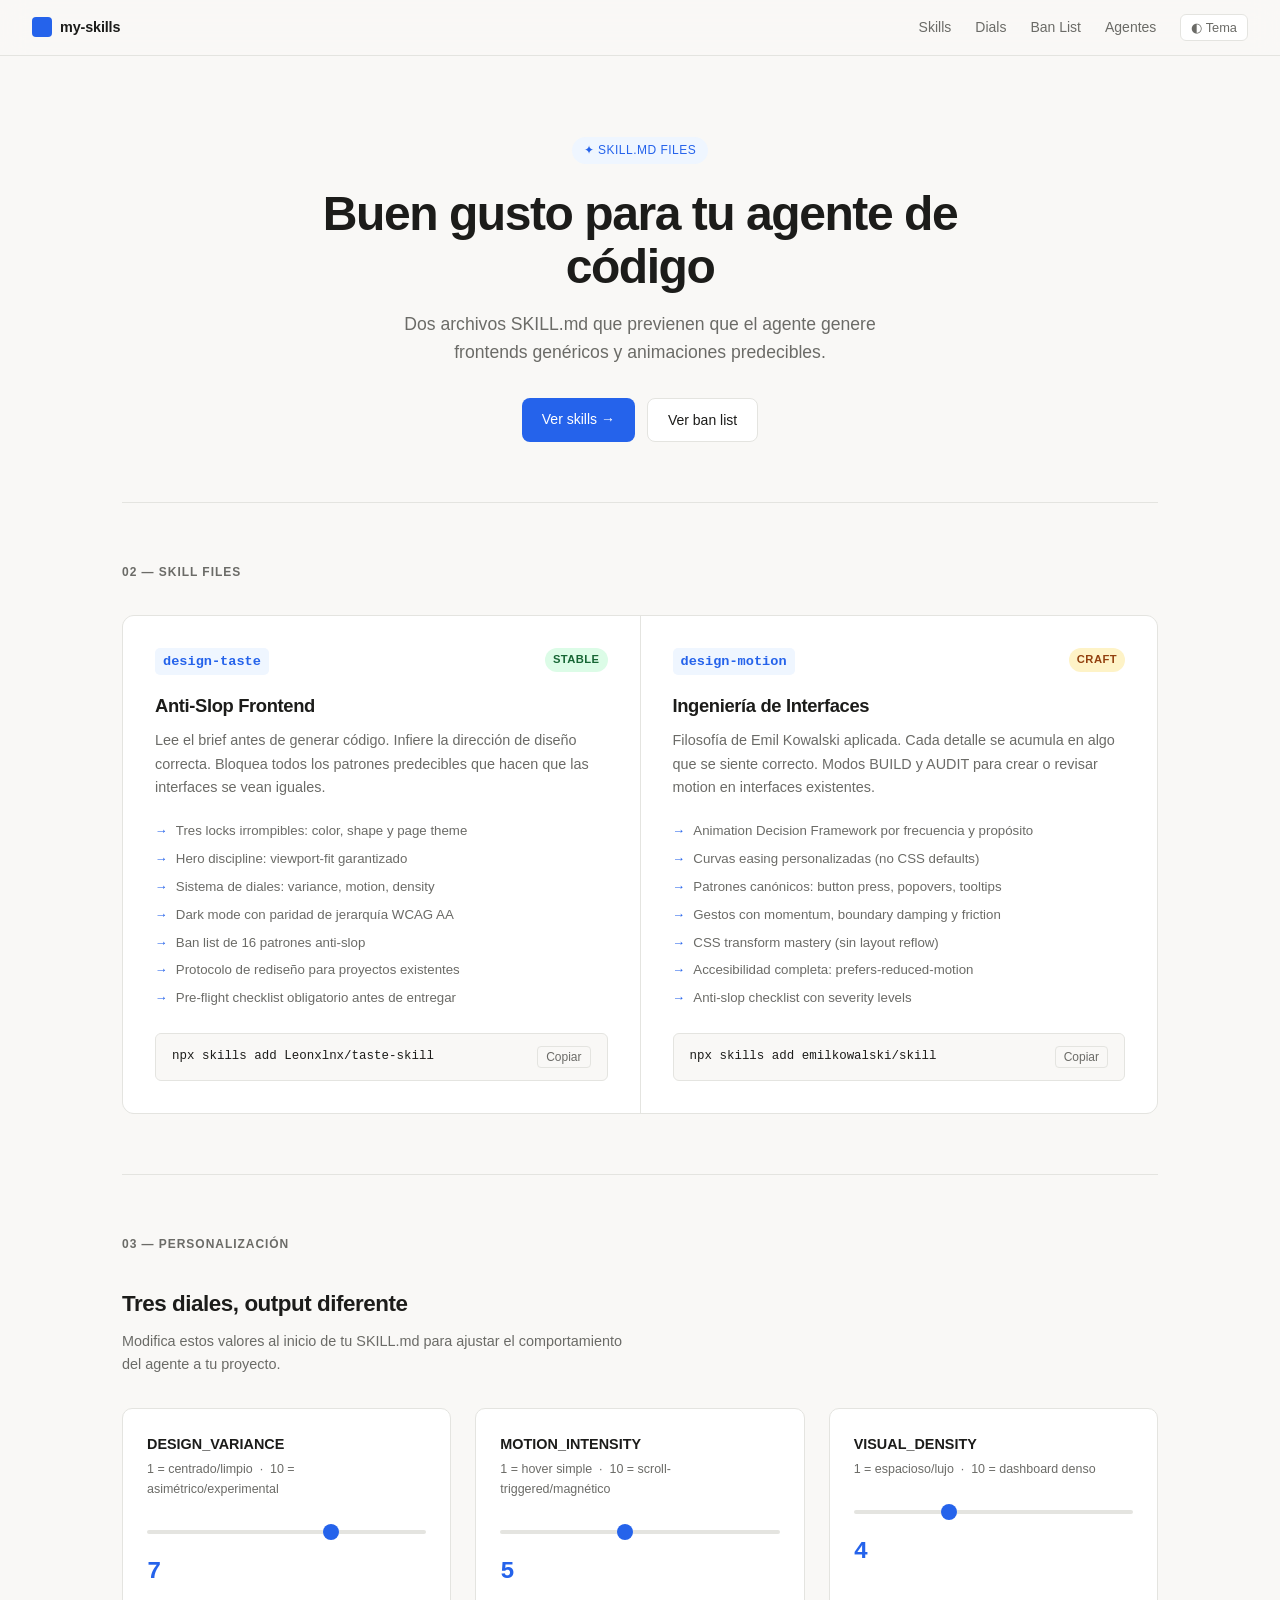
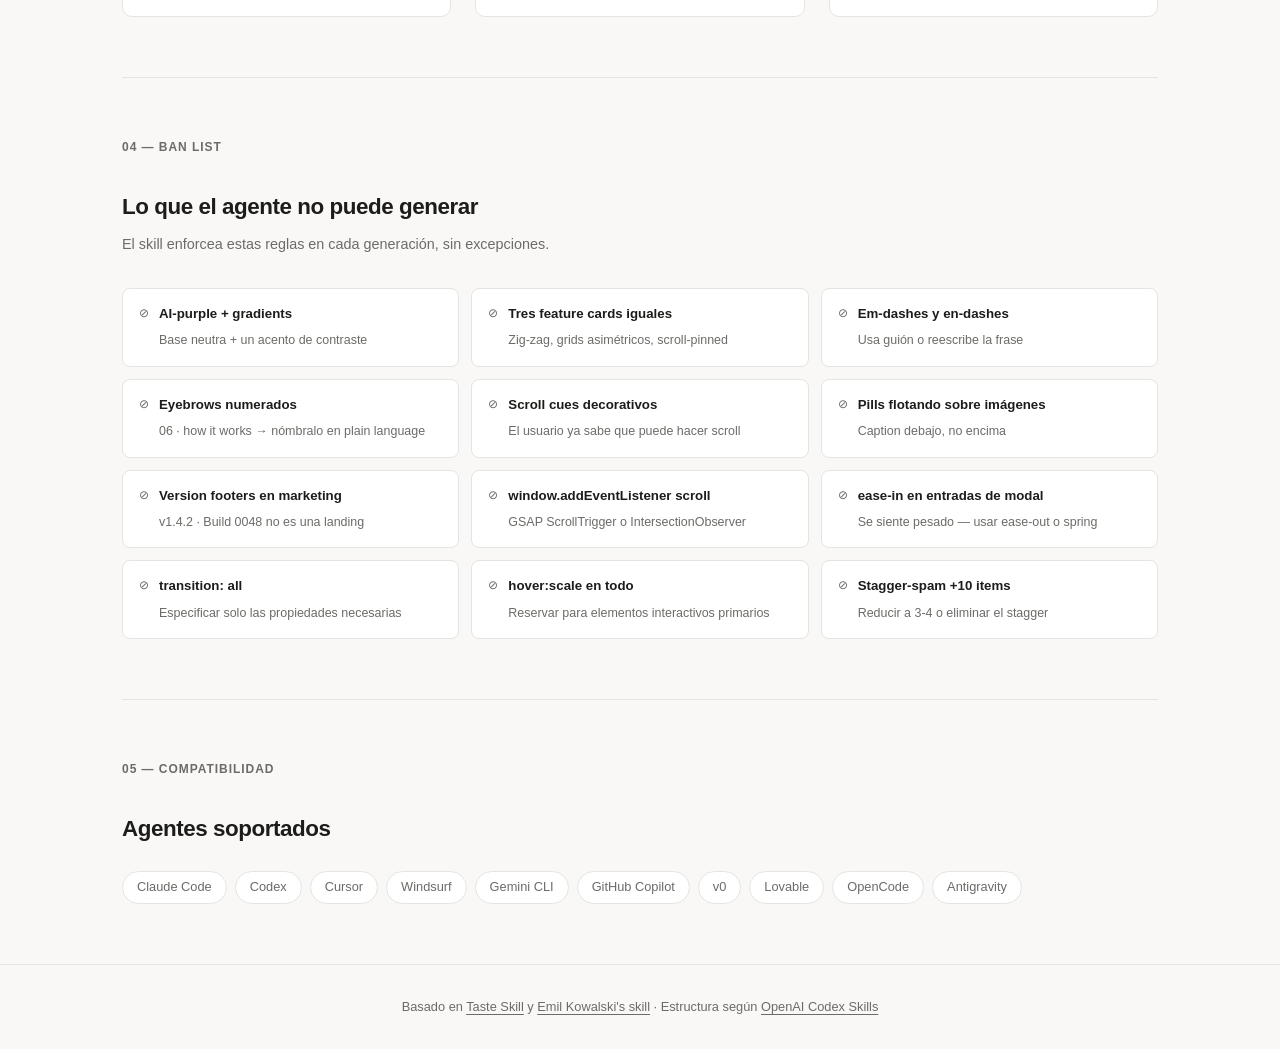
<file: .agents/skills/docs/index.html>
<!DOCTYPE html>
<html lang="es">
<head>
<meta charset="UTF-8">
<meta name="viewport" content="width=device-width, initial-scale=1.0">
<title>My Skills — Documentación</title>
<style>
  :root {
    --bg: #f9f8f6;
    --surface: #ffffff;
    --border: #e4e4e0;
    --fg: #1c1c1a;
    --muted: #6b6b67;
    --accent: #2563eb;
    --accent-soft: #eff6ff;
    --tag-green: #dcfce7;
    --tag-green-fg: #166534;
    --tag-amber: #fef3c7;
    --tag-amber-fg: #92400e;
    --radius: 8px;
    --font: -apple-system, BlinkMacSystemFont, "Inter", sans-serif;
    --mono: "JetBrains Mono", "Fira Code", monospace;
  }
  [data-theme="dark"] {
    --bg: #111110;
    --surface: #1c1c1a;
    --border: #2e2e2b;
    --fg: #e8e8e4;
    --muted: #8c8c87;
    --accent: #3b82f6;
    --accent-soft: #1e2a40;
    --tag-green: #14532d;
    --tag-green-fg: #86efac;
    --tag-amber: #451a03;
    --tag-amber-fg: #fcd34d;
  }
  *, *::before, *::after { box-sizing: border-box; margin: 0; padding: 0; }
  body {
    font-family: var(--font);
    background: var(--bg);
    color: var(--fg);
    line-height: 1.6;
    min-height: 100vh;
    transition: background 200ms, color 200ms;
  }

  /* NAV */
  nav {
    position: sticky; top: 0; z-index: 50;
    display: flex; align-items: center; justify-content: space-between;
    padding: 0 2rem; height: 56px;
    background: color-mix(in srgb, var(--bg) 85%, transparent);
    backdrop-filter: blur(12px);
    border-bottom: 1px solid var(--border);
  }
  .nav-logo {
    font-size: 0.9rem; font-weight: 600; letter-spacing: -0.01em;
    text-decoration: none; color: var(--fg);
    display: flex; align-items: center; gap: 8px;
  }
  .nav-logo span {
    display: inline-block; width: 20px; height: 20px;
    background: var(--accent); border-radius: 4px;
  }
  .nav-links { display: flex; align-items: center; gap: 1.5rem; }
  .nav-links a { font-size: 0.875rem; color: var(--muted); text-decoration: none; transition: color 150ms; }
  .nav-links a:hover { color: var(--fg); }
  .theme-btn {
    background: var(--surface); border: 1px solid var(--border);
    border-radius: 6px; padding: 5px 10px;
    font-size: 0.8rem; color: var(--muted);
    cursor: pointer; transition: all 150ms;
  }
  .theme-btn:hover { color: var(--fg); border-color: var(--muted); }

  /* HERO */
  .hero {
    max-width: 760px; margin: 0 auto;
    padding: 80px 2rem 60px;
    text-align: center;
  }
  .hero-badge {
    display: inline-flex; align-items: center; gap: 6px;
    font-size: 0.75rem; font-weight: 500; letter-spacing: 0.04em;
    text-transform: uppercase;
    background: var(--accent-soft); color: var(--accent);
    border-radius: 100px; padding: 4px 12px;
    margin-bottom: 1.5rem;
  }
  .hero h1 {
    font-size: clamp(2rem, 5vw, 3rem);
    font-weight: 700; letter-spacing: -0.03em;
    line-height: 1.1; margin-bottom: 1rem;
  }
  .hero p {
    font-size: 1.1rem; color: var(--muted);
    max-width: 520px; margin: 0 auto 2rem;
  }
  .hero-actions { display: flex; gap: 0.75rem; justify-content: center; flex-wrap: wrap; }
  .btn-primary {
    background: var(--accent); color: white;
    border: none; border-radius: var(--radius);
    padding: 10px 20px; font-size: 0.875rem; font-weight: 500;
    cursor: pointer; text-decoration: none;
    transition: opacity 150ms, transform 100ms;
  }
  .btn-primary:active { transform: scale(0.97); }
  .btn-primary:hover { opacity: 0.9; }
  .btn-ghost {
    background: var(--surface); color: var(--fg);
    border: 1px solid var(--border); border-radius: var(--radius);
    padding: 10px 20px; font-size: 0.875rem; font-weight: 500;
    cursor: pointer; text-decoration: none;
    transition: border-color 150ms, transform 100ms;
  }
  .btn-ghost:hover { border-color: var(--muted); }
  .btn-ghost:active { transform: scale(0.97); }

  /* LAYOUT */
  .container { max-width: 1100px; margin: 0 auto; padding: 0 2rem; }
  .section { padding: 60px 0; border-top: 1px solid var(--border); }
  .section-label {
    font-size: 0.75rem; font-weight: 600; letter-spacing: 0.08em;
    text-transform: uppercase; color: var(--muted); margin-bottom: 2rem;
  }

  /* SKILL CARDS */
  .skills-grid {
    display: grid; grid-template-columns: repeat(auto-fit, minmax(480px, 1fr));
    gap: 1px; background: var(--border);
    border: 1px solid var(--border); border-radius: 12px; overflow: hidden;
  }
  .skill-card {
    background: var(--surface); padding: 2rem;
    transition: background 150ms;
  }
  .skill-card:hover { background: color-mix(in srgb, var(--surface) 80%, var(--bg)); }
  .skill-header { display: flex; align-items: flex-start; justify-content: space-between; margin-bottom: 1rem; }
  .skill-name {
    font-family: var(--mono); font-size: 0.85rem; font-weight: 600;
    color: var(--accent); background: var(--accent-soft);
    border-radius: 5px; padding: 3px 8px;
  }
  .skill-badge {
    font-size: 0.7rem; font-weight: 600; padding: 3px 8px;
    border-radius: 100px; letter-spacing: 0.04em; text-transform: uppercase;
  }
  .badge-stable { background: var(--tag-green); color: var(--tag-green-fg); }
  .badge-experimental { background: var(--tag-amber); color: var(--tag-amber-fg); }
  .skill-card h3 { font-size: 1.15rem; font-weight: 600; letter-spacing: -0.02em; margin-bottom: 0.5rem; }
  .skill-card p { font-size: 0.9rem; color: var(--muted); line-height: 1.65; margin-bottom: 1.25rem; }
  .skill-features { list-style: none; display: flex; flex-direction: column; gap: 0.4rem; margin-bottom: 1.5rem; }
  .skill-features li {
    font-size: 0.83rem; color: var(--muted);
    display: flex; align-items: flex-start; gap: 8px;
  }
  .skill-features li::before {
    content: "→"; color: var(--accent); font-size: 0.8rem;
    flex-shrink: 0; margin-top: 1px;
  }
  .install-block {
    background: var(--bg); border: 1px solid var(--border);
    border-radius: 6px; padding: 0.75rem 1rem;
    display: flex; align-items: center; justify-content: space-between; gap: 1rem;
  }
  .install-block code { font-family: var(--mono); font-size: 0.78rem; color: var(--fg); }
  .copy-btn {
    background: none; border: 1px solid var(--border); border-radius: 4px;
    padding: 3px 8px; font-size: 0.75rem; color: var(--muted);
    cursor: pointer; flex-shrink: 0; transition: all 120ms;
  }
  .copy-btn:hover { border-color: var(--accent); color: var(--accent); }

  /* DIALS */
  .dials-section { padding: 60px 0; border-top: 1px solid var(--border); }
  .dials-grid { display: grid; grid-template-columns: repeat(3, 1fr); gap: 1.5rem; }
  .dial-card { background: var(--surface); border: 1px solid var(--border); border-radius: 10px; padding: 1.5rem; }
  .dial-card h4 { font-size: 0.9rem; font-weight: 600; margin-bottom: 0.25rem; }
  .dial-card .dial-range { font-size: 0.78rem; color: var(--muted); margin-bottom: 1rem; }
  .dial-slider { width: 100%; appearance: none; height: 4px; border-radius: 2px; background: var(--border); outline: none; }
  .dial-slider::-webkit-slider-thumb {
    appearance: none; width: 16px; height: 16px;
    background: var(--accent); border-radius: 50%; cursor: pointer;
    transition: transform 100ms;
  }
  .dial-slider::-webkit-slider-thumb:active { transform: scale(1.2); }
  .dial-value { font-family: var(--mono); font-size: 1.5rem; font-weight: 700; color: var(--accent); margin-top: 0.75rem; }

  /* BANS TABLE */
  .bans-grid { display: grid; grid-template-columns: repeat(auto-fill, minmax(260px, 1fr)); gap: 0.75rem; }
  .ban-item {
    background: var(--surface); border: 1px solid var(--border);
    border-radius: 8px; padding: 0.875rem 1rem;
    display: flex; align-items: flex-start; gap: 10px;
  }
  .ban-icon { font-size: 1rem; flex-shrink: 0; margin-top: 1px; }
  .ban-item strong { font-size: 0.83rem; font-weight: 600; display: block; margin-bottom: 2px; }
  .ban-item span { font-size: 0.78rem; color: var(--muted); }

  /* COMPAT */
  .compat-row { display: flex; flex-wrap: wrap; gap: 0.5rem; }
  .agent-pill {
    font-size: 0.8rem; font-weight: 500;
    background: var(--surface); border: 1px solid var(--border);
    border-radius: 100px; padding: 5px 14px; color: var(--muted);
  }

  /* FOOTER */
  footer {
    border-top: 1px solid var(--border);
    padding: 2rem;
    text-align: center;
    font-size: 0.8rem; color: var(--muted);
  }
  footer a { color: var(--muted); text-decoration: underline; text-underline-offset: 3px; }

  @media (max-width: 640px) {
    .skills-grid { grid-template-columns: 1fr; }
    .dials-grid { grid-template-columns: 1fr; }
    .hero { padding: 60px 1.25rem 40px; }
    .container { padding: 0 1.25rem; }
  }
</style>
</head>
<body>

<nav>
  <a class="nav-logo" href="#"><span></span> my-skills</a>
  <div class="nav-links">
    <a href="#skills">Skills</a>
    <a href="#dials">Dials</a>
    <a href="#bans">Ban List</a>
    <a href="#compat">Agentes</a>
    <button class="theme-btn" onclick="toggleTheme()">◐ Tema</button>
  </div>
</nav>

<main>
  <div class="hero">
    <div class="hero-badge">✦ SKILL.md files</div>
    <h1>Buen gusto para tu agente de código</h1>
    <p>Dos archivos SKILL.md que previenen que el agente genere frontends genéricos y animaciones predecibles.</p>
    <div class="hero-actions">
      <a href="#skills" class="btn-primary">Ver skills →</a>
      <a href="#bans" class="btn-ghost">Ver ban list</a>
    </div>
  </div>

  <!-- SKILLS -->
  <div class="container">
    <section class="section" id="skills">
      <p class="section-label">02 — Skill files</p>
      <div class="skills-grid">

        <!-- TASTE -->
        <div class="skill-card">
          <div class="skill-header">
            <code class="skill-name">design-taste</code>
            <span class="skill-badge badge-stable">Stable</span>
          </div>
          <h3>Anti-Slop Frontend</h3>
          <p>Lee el brief antes de generar código. Infiere la dirección de diseño correcta. Bloquea todos los patrones predecibles que hacen que las interfaces se vean iguales.</p>
          <ul class="skill-features">
            <li>Tres locks irrompibles: color, shape y page theme</li>
            <li>Hero discipline: viewport-fit garantizado</li>
            <li>Sistema de diales: variance, motion, density</li>
            <li>Dark mode con paridad de jerarquía WCAG AA</li>
            <li>Ban list de 16 patrones anti-slop</li>
            <li>Protocolo de rediseño para proyectos existentes</li>
            <li>Pre-flight checklist obligatorio antes de entregar</li>
          </ul>
          <div class="install-block">
            <code id="cmd1">npx skills add Leonxlnx/taste-skill</code>
            <button class="copy-btn" onclick="copyCmd('cmd1', this)">Copiar</button>
          </div>
        </div>

        <!-- MOTION -->
        <div class="skill-card">
          <div class="skill-header">
            <code class="skill-name">design-motion</code>
            <span class="skill-badge badge-experimental">Craft</span>
          </div>
          <h3>Ingeniería de Interfaces</h3>
          <p>Filosofía de Emil Kowalski aplicada. Cada detalle se acumula en algo que se siente correcto. Modos BUILD y AUDIT para crear o revisar motion en interfaces existentes.</p>
          <ul class="skill-features">
            <li>Animation Decision Framework por frecuencia y propósito</li>
            <li>Curvas easing personalizadas (no CSS defaults)</li>
            <li>Patrones canónicos: button press, popovers, tooltips</li>
            <li>Gestos con momentum, boundary damping y friction</li>
            <li>CSS transform mastery (sin layout reflow)</li>
            <li>Accesibilidad completa: prefers-reduced-motion</li>
            <li>Anti-slop checklist con severity levels</li>
          </ul>
          <div class="install-block">
            <code id="cmd2">npx skills add emilkowalski/skill</code>
            <button class="copy-btn" onclick="copyCmd('cmd2', this)">Copiar</button>
          </div>
        </div>

      </div>
    </section>

    <!-- DIALS -->
    <section class="dials-section" id="dials">
      <p class="section-label">03 — Personalización</p>
      <h2 style="font-size:1.4rem;font-weight:700;letter-spacing:-0.02em;margin-bottom:0.5rem;">Tres diales, output diferente</h2>
      <p style="color:var(--muted);font-size:0.9rem;margin-bottom:2rem;max-width:500px;">
        Modifica estos valores al inicio de tu SKILL.md para ajustar el comportamiento del agente a tu proyecto.
      </p>
      <div class="dials-grid">
        <div class="dial-card">
          <h4>DESIGN_VARIANCE</h4>
          <p class="dial-range">1 = centrado/limpio &nbsp;·&nbsp; 10 = asimétrico/experimental</p>
          <input type="range" class="dial-slider" min="1" max="10" value="7" oninput="updateDial(this, 'v1')">
          <div class="dial-value" id="v1">7</div>
        </div>
        <div class="dial-card">
          <h4>MOTION_INTENSITY</h4>
          <p class="dial-range">1 = hover simple &nbsp;·&nbsp; 10 = scroll-triggered/magnético</p>
          <input type="range" class="dial-slider" min="1" max="10" value="5" oninput="updateDial(this, 'v2')">
          <div class="dial-value" id="v2">5</div>
        </div>
        <div class="dial-card">
          <h4>VISUAL_DENSITY</h4>
          <p class="dial-range">1 = espacioso/lujo &nbsp;·&nbsp; 10 = dashboard denso</p>
          <input type="range" class="dial-slider" min="1" max="10" value="4" oninput="updateDial(this, 'v3')">
          <div class="dial-value" id="v3">4</div>
        </div>
      </div>
    </section>

    <!-- BAN LIST -->
    <section class="section" id="bans">
      <p class="section-label">04 — Ban list</p>
      <h2 style="font-size:1.4rem;font-weight:700;letter-spacing:-0.02em;margin-bottom:0.5rem;">Lo que el agente no puede generar</h2>
      <p style="color:var(--muted);font-size:0.9rem;margin-bottom:2rem;max-width:500px;">
        El skill enforcea estas reglas en cada generación, sin excepciones.
      </p>
      <div class="bans-grid">
        <div class="ban-item"><span class="ban-icon">⊘</span><div><strong>AI-purple + gradients</strong><span>Base neutra + un acento de contraste</span></div></div>
        <div class="ban-item"><span class="ban-icon">⊘</span><div><strong>Tres feature cards iguales</strong><span>Zig-zag, grids asimétricos, scroll-pinned</span></div></div>
        <div class="ban-item"><span class="ban-icon">⊘</span><div><strong>Em-dashes y en-dashes</strong><span>Usa guión o reescribe la frase</span></div></div>
        <div class="ban-item"><span class="ban-icon">⊘</span><div><strong>Eyebrows numerados</strong><span>06 · how it works → nómbralo en plain language</span></div></div>
        <div class="ban-item"><span class="ban-icon">⊘</span><div><strong>Scroll cues decorativos</strong><span>El usuario ya sabe que puede hacer scroll</span></div></div>
        <div class="ban-item"><span class="ban-icon">⊘</span><div><strong>Pills flotando sobre imágenes</strong><span>Caption debajo, no encima</span></div></div>
        <div class="ban-item"><span class="ban-icon">⊘</span><div><strong>Version footers en marketing</strong><span>v1.4.2 · Build 0048 no es una landing</span></div></div>
        <div class="ban-item"><span class="ban-icon">⊘</span><div><strong>window.addEventListener scroll</strong><span>GSAP ScrollTrigger o IntersectionObserver</span></div></div>
        <div class="ban-item"><span class="ban-icon">⊘</span><div><strong>ease-in en entradas de modal</strong><span>Se siente pesado — usar ease-out o spring</span></div></div>
        <div class="ban-item"><span class="ban-icon">⊘</span><div><strong>transition: all</strong><span>Especificar solo las propiedades necesarias</span></div></div>
        <div class="ban-item"><span class="ban-icon">⊘</span><div><strong>hover:scale en todo</strong><span>Reservar para elementos interactivos primarios</span></div></div>
        <div class="ban-item"><span class="ban-icon">⊘</span><div><strong>Stagger-spam +10 items</strong><span>Reducir a 3-4 o eliminar el stagger</span></div></div>
      </div>
    </section>

    <!-- COMPAT -->
    <section class="section" id="compat">
      <p class="section-label">05 — Compatibilidad</p>
      <h2 style="font-size:1.4rem;font-weight:700;letter-spacing:-0.02em;margin-bottom:1.5rem;">Agentes soportados</h2>
      <div class="compat-row">
        <span class="agent-pill">Claude Code</span>
        <span class="agent-pill">Codex</span>
        <span class="agent-pill">Cursor</span>
        <span class="agent-pill">Windsurf</span>
        <span class="agent-pill">Gemini CLI</span>
        <span class="agent-pill">GitHub Copilot</span>
        <span class="agent-pill">v0</span>
        <span class="agent-pill">Lovable</span>
        <span class="agent-pill">OpenCode</span>
        <span class="agent-pill">Antigravity</span>
      </div>
    </section>
  </div>
</main>

<footer>
  <p>Basado en <a href="https://www.tasteskill.dev/docs" target="_blank">Taste Skill</a> y <a href="https://emilkowal.ski/skill" target="_blank">Emil Kowalski's skill</a> · Estructura según <a href="https://developers.openai.com/codex/skills" target="_blank">OpenAI Codex Skills</a></p>
</footer>

<script>
  function toggleTheme() {
    const root = document.documentElement;
    root.dataset.theme = root.dataset.theme === 'dark' ? '' : 'dark';
  }
  function updateDial(el, id) {
    document.getElementById(id).textContent = el.value;
  }
  function copyCmd(id, btn) {
    const text = document.getElementById(id).textContent;
    navigator.clipboard.writeText(text).then(() => {
      const original = btn.textContent;
      btn.textContent = '✓ Copiado';
      setTimeout(() => btn.textContent = original, 1500);
    });
  }
</script>
</body>
</html>
</file>
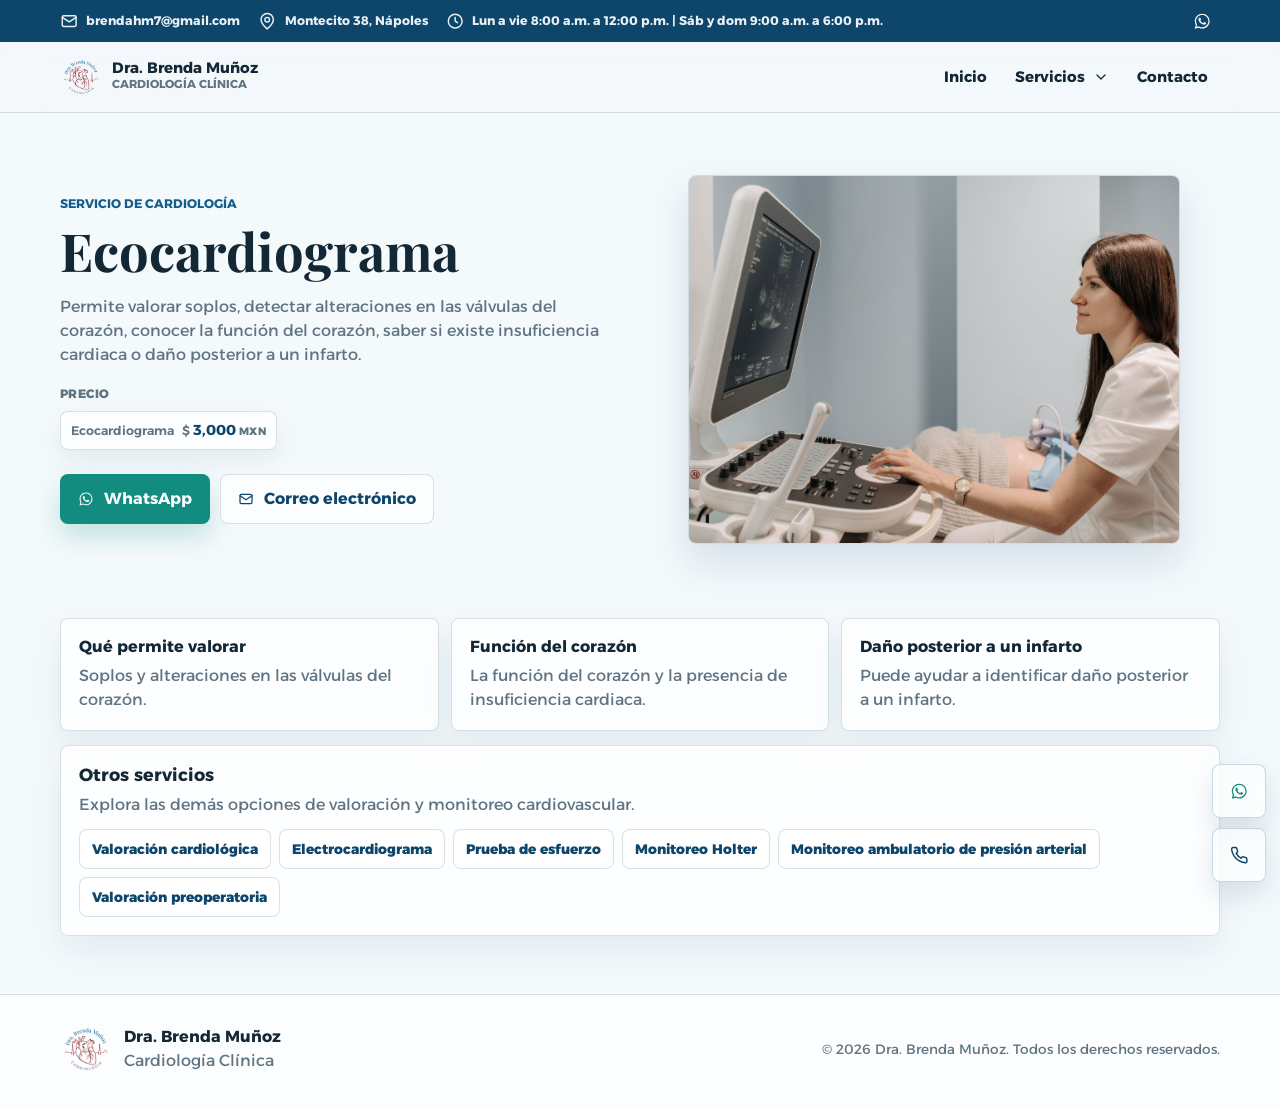
<file: servicios/ecocardiograma.html>
<!doctype html>
<html lang="es-MX">
  <head>
    <meta charset="utf-8">
    <meta name="viewport" content="width=device-width, initial-scale=1">
    <title>Ecocardiograma | Dra. Brenda Muñoz</title>
    <meta name="description" content="Información sobre ecocardiograma con la Dra. Brenda Muñoz en Nápoles, Ciudad de México.">
    <meta name="theme-color" content="#f4f9fc">
    <link rel="icon" type="image/svg+xml" href="../Assets/favicon.svg">
    <link rel="icon" type="image/png" sizes="32x32" href="../Assets/favicon-32.png">
    <link rel="apple-touch-icon" sizes="180x180" href="../Assets/apple-touch-icon.png">
    <link rel="preconnect" href="https://fonts.googleapis.com">
    <link rel="preconnect" href="https://fonts.gstatic.com" crossorigin>
    <link href="https://fonts.googleapis.com/css2?family=Alexandria:wght@300;400;500;600;700&family=Playfair+Display:wght@600;700&display=swap" rel="stylesheet">
    <link rel="stylesheet" href="../styles.css">
  </head>
  <body data-page="service" data-service-id="ecocardiograma" data-base-path="..">
    <div id="app"></div>
    <script src="../src/data/site-data.js"></script>
    <script src="../src/utils/links.js"></script>
    <script src="../src/components/icon-sprite.js"></script>
    <script src="../src/components/topbar.js"></script>
    <script src="../src/components/header.js"></script>
    <script src="../src/components/hero.js"></script>
    <script src="../src/components/cardiology-intro.js"></script>
    <script src="../src/components/trust-section.js"></script>
    <script src="../src/components/services-section.js"></script>
    <script src="../src/components/contact-panel.js"></script>
    <script src="../src/components/email-popover.js"></script>
    <script src="../src/components/floating-actions.js"></script>
    <script src="../src/components/footer.js"></script>
    <script src="../src/components/service-page.js"></script>
    <script src="../src/interactions.js"></script>
    <script src="../src/main.js"></script>
  </body>
</html>
</file>
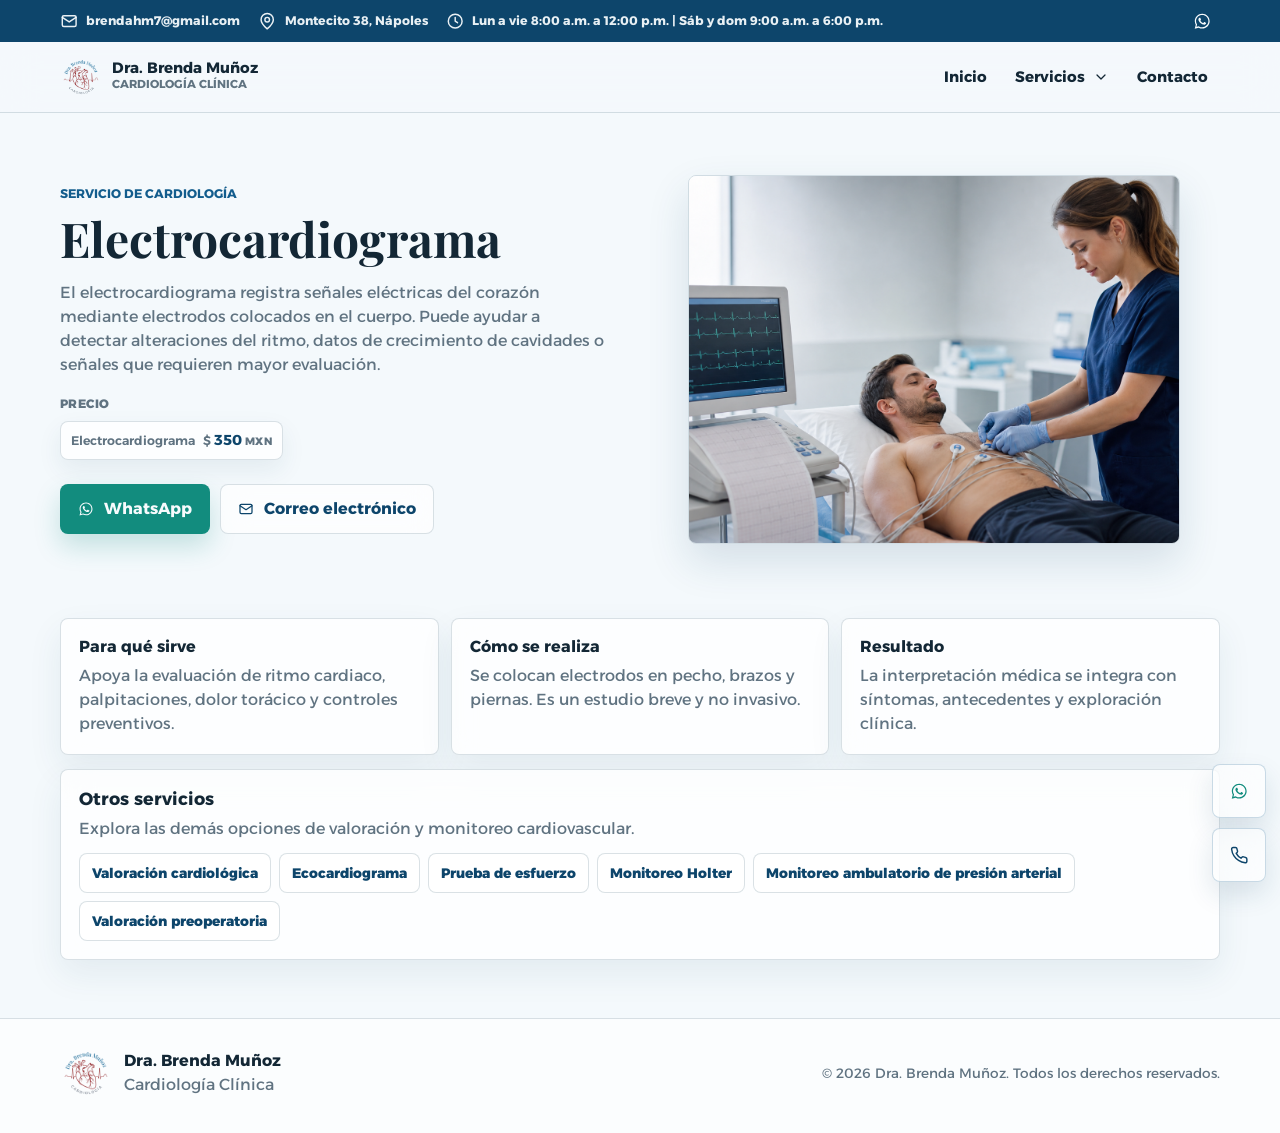
<file: servicios/electrocardiograma.html>
<!doctype html>
<html lang="es-MX">
  <head>
    <meta charset="utf-8">
    <meta name="viewport" content="width=device-width, initial-scale=1">
    <title>Electrocardiograma | Dra. Brenda Muñoz</title>
    <meta name="description" content="Información sobre electrocardiograma con la Dra. Brenda Muñoz en Nápoles, Ciudad de México.">
    <meta name="theme-color" content="#f4f9fc">
    <link rel="icon" type="image/svg+xml" href="../Assets/favicon.svg">
    <link rel="icon" type="image/png" sizes="32x32" href="../Assets/favicon-32.png">
    <link rel="apple-touch-icon" sizes="180x180" href="../Assets/apple-touch-icon.png">
    <link rel="preconnect" href="https://fonts.googleapis.com">
    <link rel="preconnect" href="https://fonts.gstatic.com" crossorigin>
    <link href="https://fonts.googleapis.com/css2?family=Alexandria:wght@300;400;500;600;700&family=Playfair+Display:wght@600;700&display=swap" rel="stylesheet">
    <link rel="stylesheet" href="../styles.css">
  </head>
  <body data-page="service" data-service-id="electrocardiograma" data-base-path="..">
    <div id="app"></div>
    <script src="../src/data/site-data.js"></script>
    <script src="../src/utils/links.js"></script>
    <script src="../src/components/icon-sprite.js"></script>
    <script src="../src/components/topbar.js"></script>
    <script src="../src/components/header.js"></script>
    <script src="../src/components/hero.js"></script>
    <script src="../src/components/cardiology-intro.js"></script>
    <script src="../src/components/trust-section.js"></script>
    <script src="../src/components/services-section.js"></script>
    <script src="../src/components/contact-panel.js"></script>
    <script src="../src/components/email-popover.js"></script>
    <script src="../src/components/floating-actions.js"></script>
    <script src="../src/components/footer.js"></script>
    <script src="../src/components/service-page.js"></script>
    <script src="../src/interactions.js"></script>
    <script src="../src/main.js"></script>
  </body>
</html>
</file>
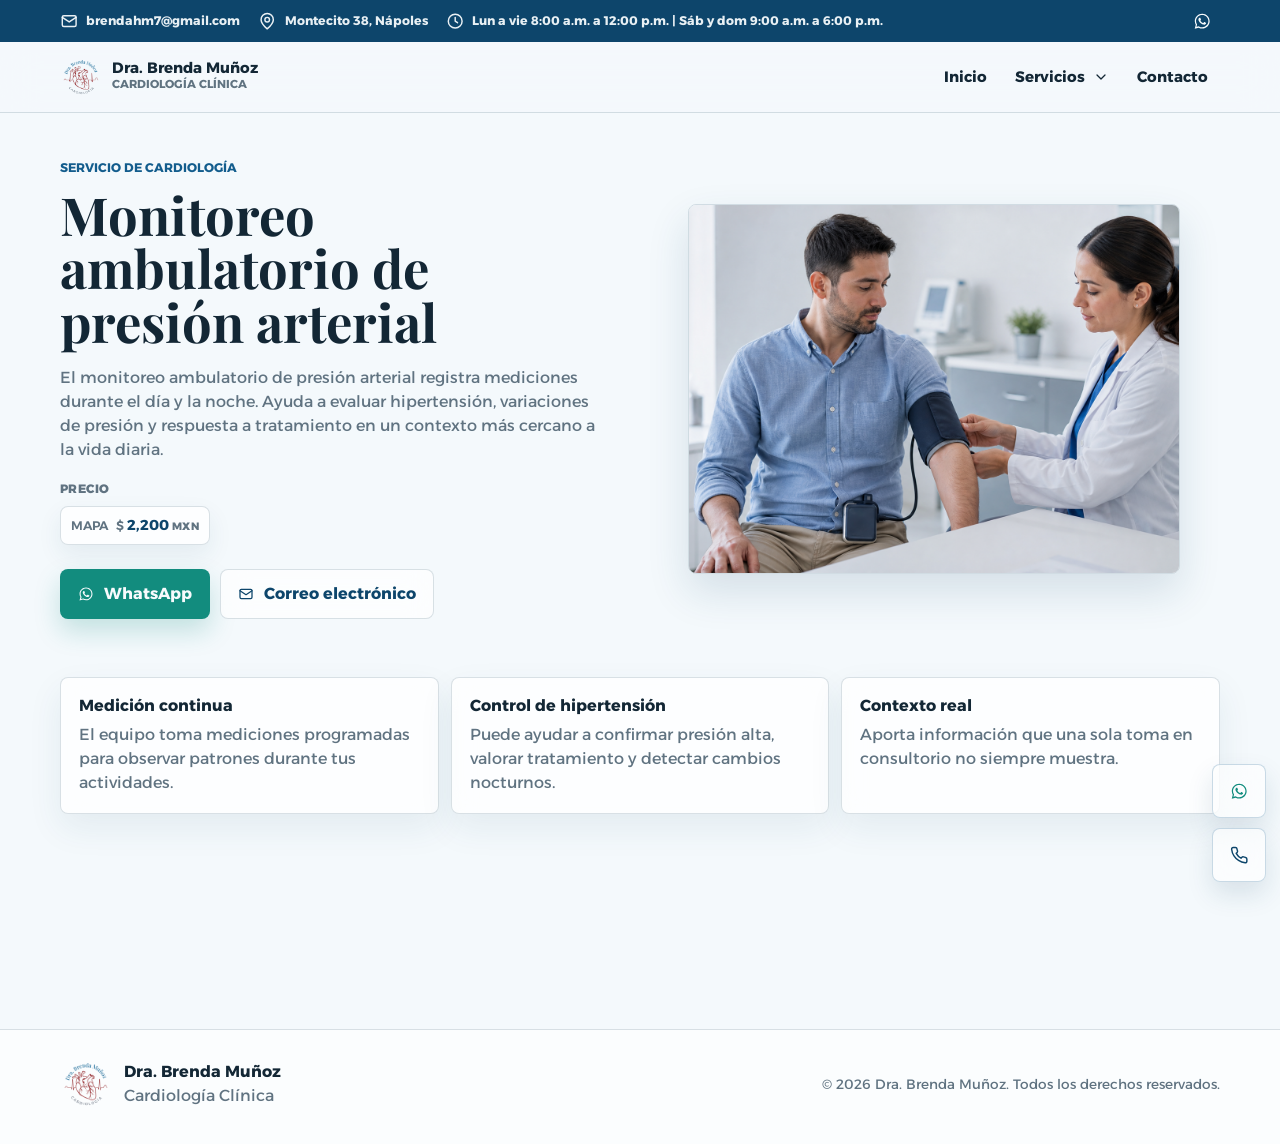
<file: servicios/monitoreo-ambulatorio-presion-arterial.html>
<!doctype html>
<html lang="es-MX">
  <head>
    <meta charset="utf-8">
    <meta name="viewport" content="width=device-width, initial-scale=1">
    <title>Monitoreo ambulatorio de presión arterial | Dra. Brenda Muñoz</title>
    <meta name="description" content="Información sobre monitoreo ambulatorio de presión arterial con la Dra. Brenda Muñoz en Nápoles, Ciudad de México.">
    <meta name="theme-color" content="#f4f9fc">
    <link rel="icon" type="image/svg+xml" href="../Assets/favicon.svg">
    <link rel="icon" type="image/png" sizes="32x32" href="../Assets/favicon-32.png">
    <link rel="apple-touch-icon" sizes="180x180" href="../Assets/apple-touch-icon.png">
    <link rel="preconnect" href="https://fonts.googleapis.com">
    <link rel="preconnect" href="https://fonts.gstatic.com" crossorigin>
    <link href="https://fonts.googleapis.com/css2?family=Alexandria:wght@300;400;500;600;700&family=Playfair+Display:wght@600;700&display=swap" rel="stylesheet">
    <link rel="stylesheet" href="../styles.css">
  </head>
  <body data-page="service" data-service-id="monitoreo-ambulatorio-presion-arterial" data-base-path="..">
    <div id="app"></div>
    <script src="../src/data/site-data.js"></script>
    <script src="../src/utils/links.js"></script>
    <script src="../src/components/icon-sprite.js"></script>
    <script src="../src/components/topbar.js"></script>
    <script src="../src/components/header.js"></script>
    <script src="../src/components/hero.js"></script>
    <script src="../src/components/cardiology-intro.js"></script>
    <script src="../src/components/trust-section.js"></script>
    <script src="../src/components/services-section.js"></script>
    <script src="../src/components/contact-panel.js"></script>
    <script src="../src/components/email-popover.js"></script>
    <script src="../src/components/floating-actions.js"></script>
    <script src="../src/components/footer.js"></script>
    <script src="../src/components/service-page.js"></script>
    <script src="../src/interactions.js"></script>
    <script src="../src/main.js"></script>
  </body>
</html>
</file>
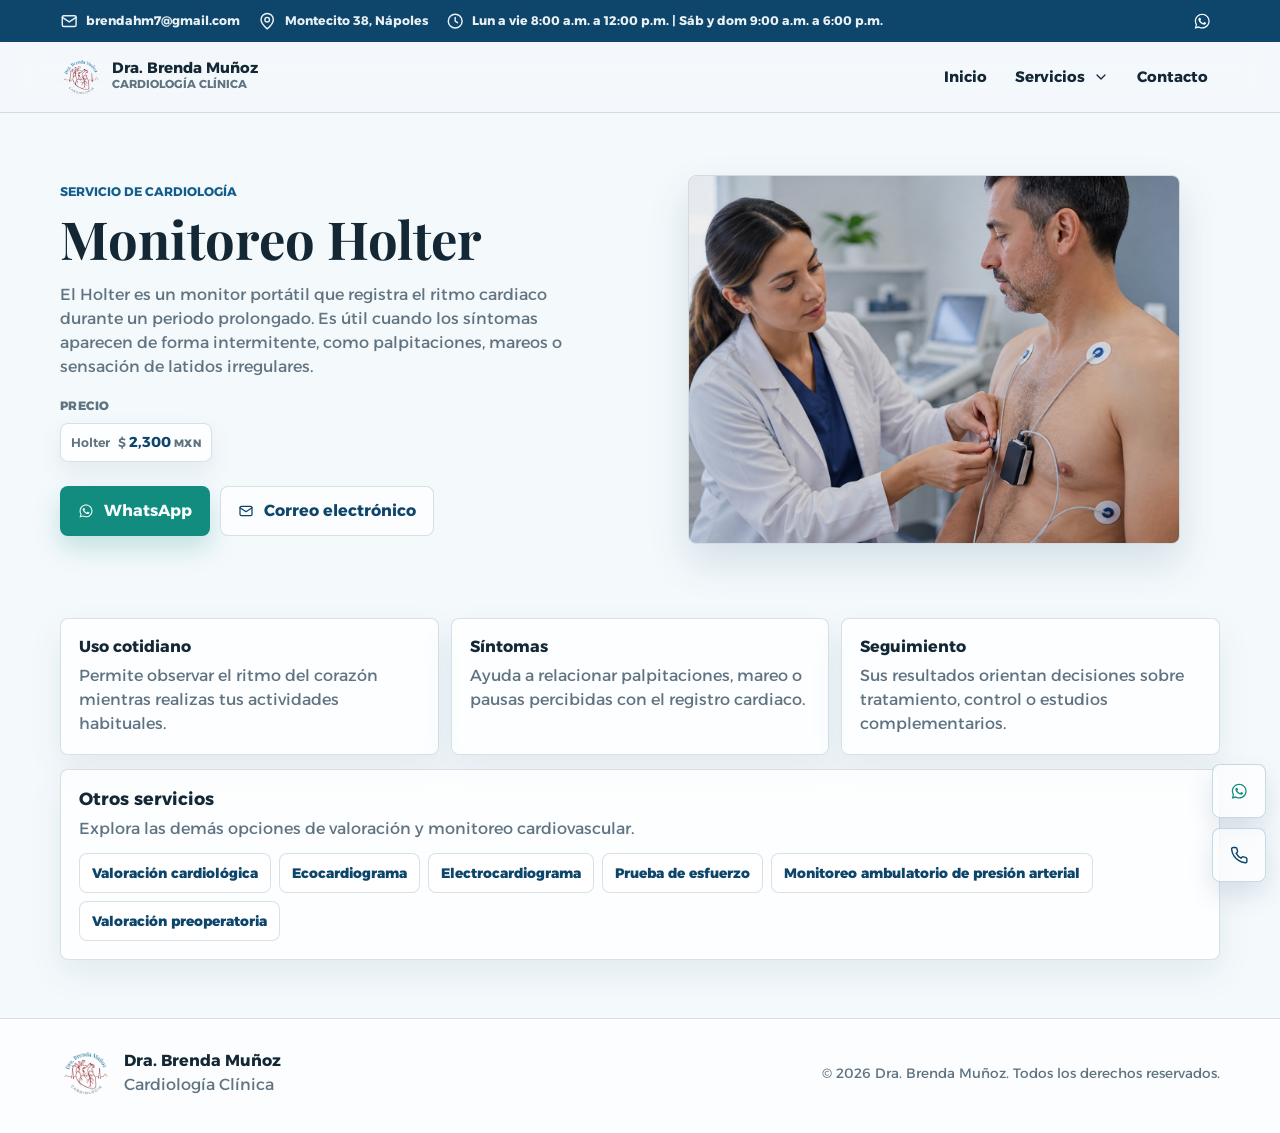
<file: servicios/monitoreo-holter.html>
<!doctype html>
<html lang="es-MX">
  <head>
    <meta charset="utf-8">
    <meta name="viewport" content="width=device-width, initial-scale=1">
    <title>Monitoreo Holter | Dra. Brenda Muñoz</title>
    <meta name="description" content="Información sobre monitoreo Holter con la Dra. Brenda Muñoz en Nápoles, Ciudad de México.">
    <meta name="theme-color" content="#f4f9fc">
    <link rel="icon" type="image/svg+xml" href="../Assets/favicon.svg">
    <link rel="icon" type="image/png" sizes="32x32" href="../Assets/favicon-32.png">
    <link rel="apple-touch-icon" sizes="180x180" href="../Assets/apple-touch-icon.png">
    <link rel="preconnect" href="https://fonts.googleapis.com">
    <link rel="preconnect" href="https://fonts.gstatic.com" crossorigin>
    <link href="https://fonts.googleapis.com/css2?family=Alexandria:wght@300;400;500;600;700&family=Playfair+Display:wght@600;700&display=swap" rel="stylesheet">
    <link rel="stylesheet" href="../styles.css">
  </head>
  <body data-page="service" data-service-id="monitoreo-holter" data-base-path="..">
    <div id="app"></div>
    <script src="../src/data/site-data.js"></script>
    <script src="../src/utils/links.js"></script>
    <script src="../src/components/icon-sprite.js"></script>
    <script src="../src/components/topbar.js"></script>
    <script src="../src/components/header.js"></script>
    <script src="../src/components/hero.js"></script>
    <script src="../src/components/cardiology-intro.js"></script>
    <script src="../src/components/trust-section.js"></script>
    <script src="../src/components/services-section.js"></script>
    <script src="../src/components/contact-panel.js"></script>
    <script src="../src/components/email-popover.js"></script>
    <script src="../src/components/floating-actions.js"></script>
    <script src="../src/components/footer.js"></script>
    <script src="../src/components/service-page.js"></script>
    <script src="../src/interactions.js"></script>
    <script src="../src/main.js"></script>
  </body>
</html>
</file>
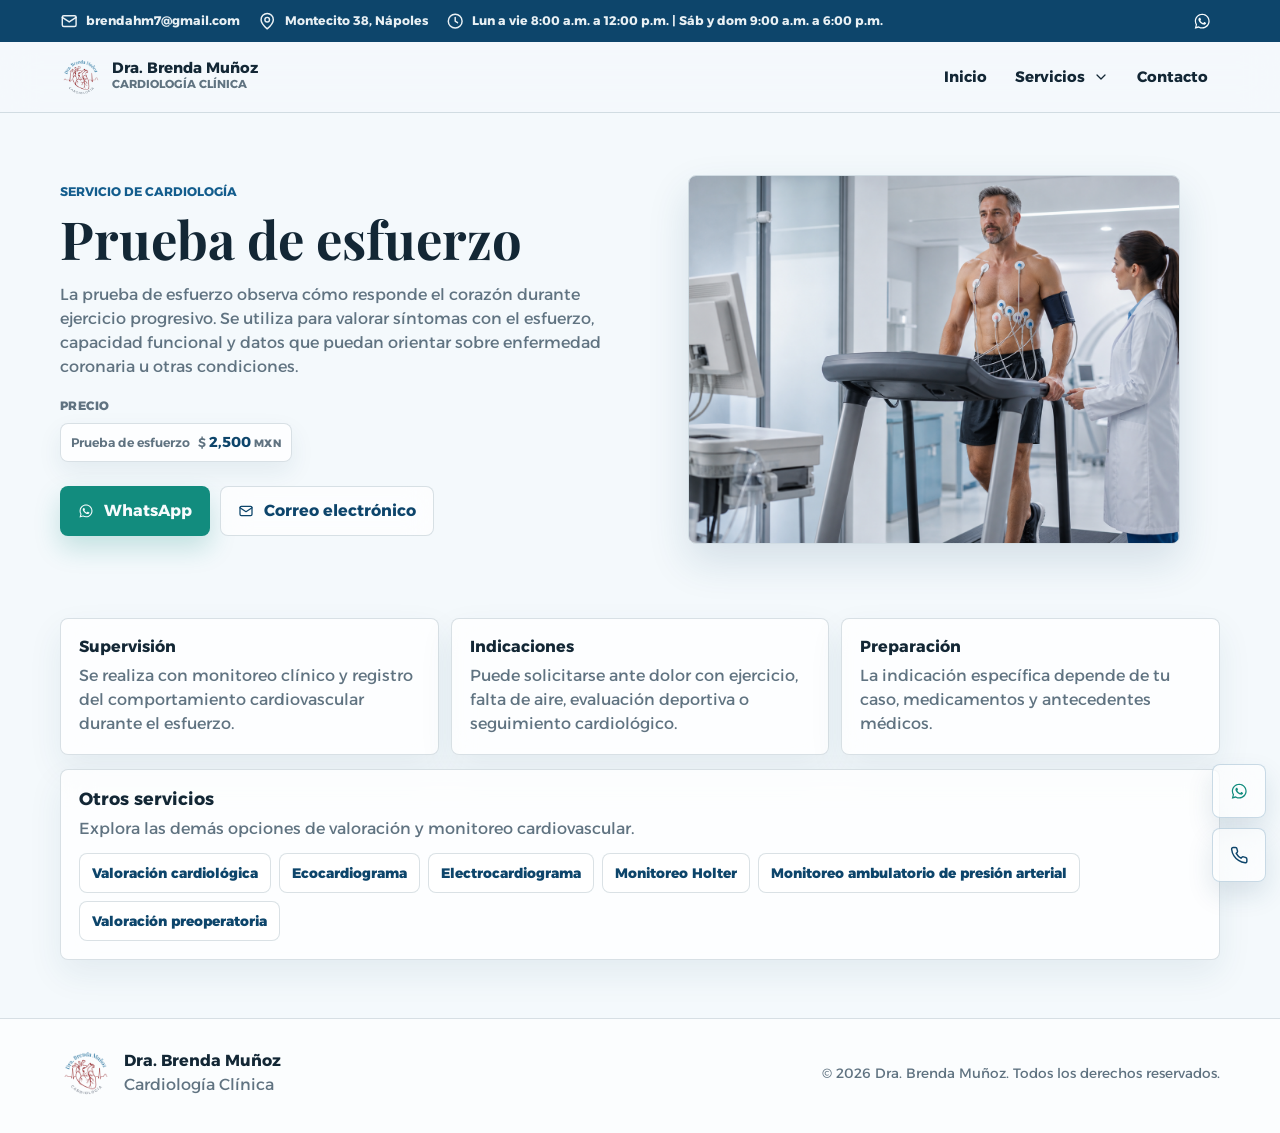
<file: servicios/prueba-de-esfuerzo.html>
<!doctype html>
<html lang="es-MX">
  <head>
    <meta charset="utf-8">
    <meta name="viewport" content="width=device-width, initial-scale=1">
    <title>Prueba de esfuerzo | Dra. Brenda Muñoz</title>
    <meta name="description" content="Información sobre prueba de esfuerzo cardiológica con la Dra. Brenda Muñoz en Nápoles, Ciudad de México.">
    <meta name="theme-color" content="#f4f9fc">
    <link rel="icon" type="image/svg+xml" href="../Assets/favicon.svg">
    <link rel="icon" type="image/png" sizes="32x32" href="../Assets/favicon-32.png">
    <link rel="apple-touch-icon" sizes="180x180" href="../Assets/apple-touch-icon.png">
    <link rel="preconnect" href="https://fonts.googleapis.com">
    <link rel="preconnect" href="https://fonts.gstatic.com" crossorigin>
    <link href="https://fonts.googleapis.com/css2?family=Alexandria:wght@300;400;500;600;700&family=Playfair+Display:wght@600;700&display=swap" rel="stylesheet">
    <link rel="stylesheet" href="../styles.css">
  </head>
  <body data-page="service" data-service-id="prueba-de-esfuerzo" data-base-path="..">
    <div id="app"></div>
    <script src="../src/data/site-data.js"></script>
    <script src="../src/utils/links.js"></script>
    <script src="../src/components/icon-sprite.js"></script>
    <script src="../src/components/topbar.js"></script>
    <script src="../src/components/header.js"></script>
    <script src="../src/components/hero.js"></script>
    <script src="../src/components/cardiology-intro.js"></script>
    <script src="../src/components/trust-section.js"></script>
    <script src="../src/components/services-section.js"></script>
    <script src="../src/components/contact-panel.js"></script>
    <script src="../src/components/email-popover.js"></script>
    <script src="../src/components/floating-actions.js"></script>
    <script src="../src/components/footer.js"></script>
    <script src="../src/components/service-page.js"></script>
    <script src="../src/interactions.js"></script>
    <script src="../src/main.js"></script>
  </body>
</html>
</file>
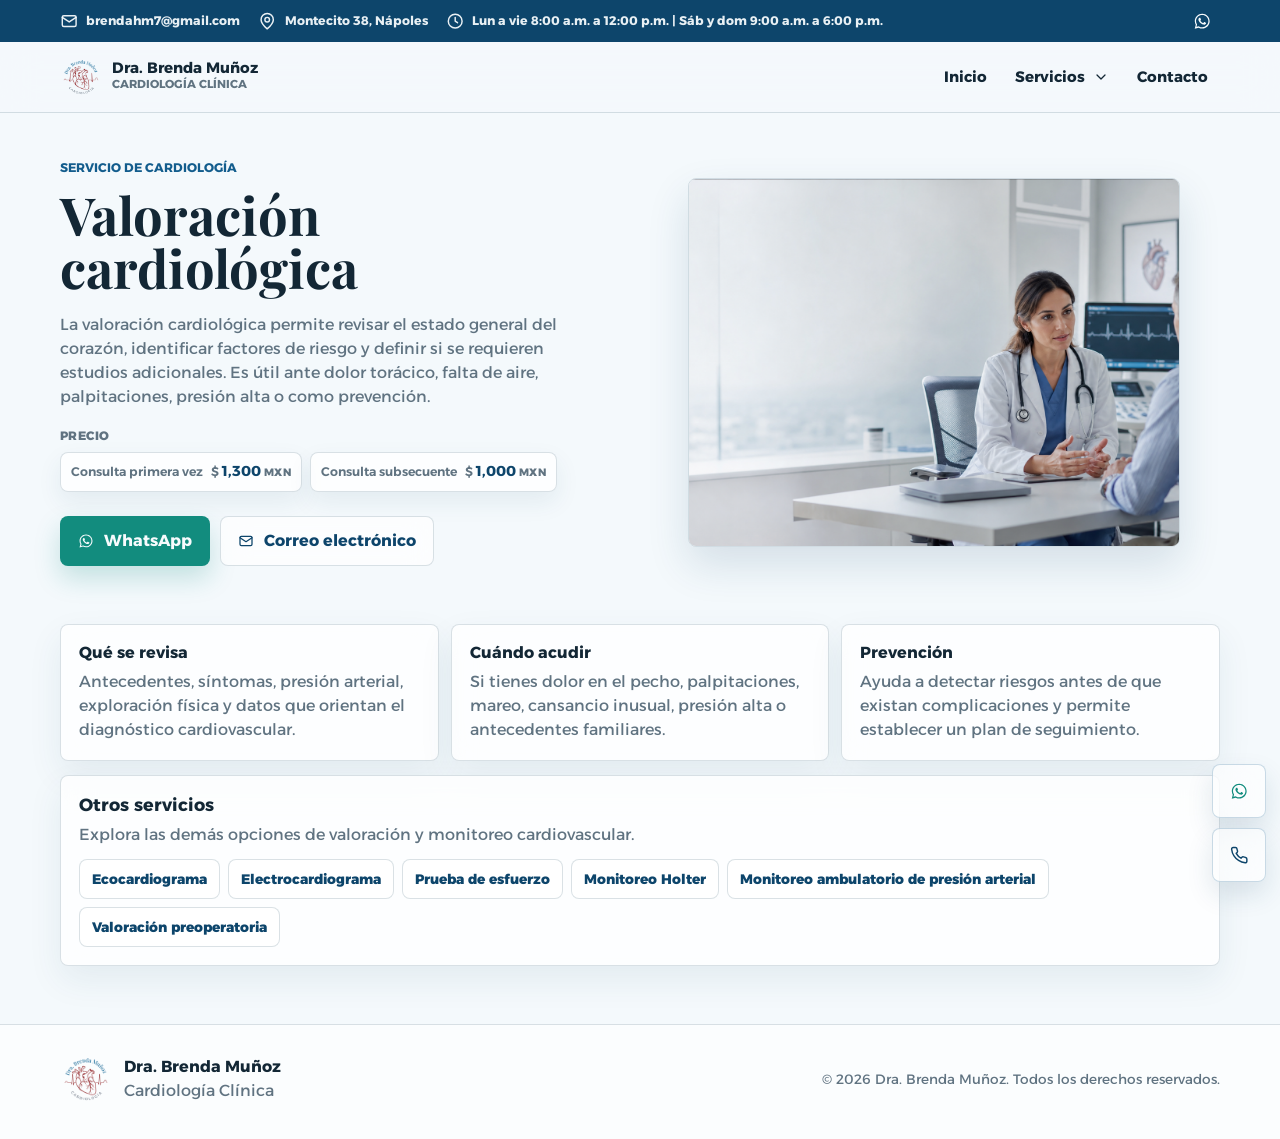
<file: servicios/valoracion-cardiologica.html>
<!doctype html>
<html lang="es-MX">
  <head>
    <meta charset="utf-8">
    <meta name="viewport" content="width=device-width, initial-scale=1">
    <title>Valoración cardiológica | Dra. Brenda Muñoz</title>
    <meta name="description" content="Información sobre valoración cardiológica con la Dra. Brenda Muñoz en Nápoles, Ciudad de México.">
    <meta name="theme-color" content="#f4f9fc">
    <link rel="icon" type="image/svg+xml" href="../Assets/favicon.svg">
    <link rel="icon" type="image/png" sizes="32x32" href="../Assets/favicon-32.png">
    <link rel="apple-touch-icon" sizes="180x180" href="../Assets/apple-touch-icon.png">
    <link rel="preconnect" href="https://fonts.googleapis.com">
    <link rel="preconnect" href="https://fonts.gstatic.com" crossorigin>
    <link href="https://fonts.googleapis.com/css2?family=Alexandria:wght@300;400;500;600;700&family=Playfair+Display:wght@600;700&display=swap" rel="stylesheet">
    <link rel="stylesheet" href="../styles.css">
  </head>
  <body data-page="service" data-service-id="valoracion-cardiologica" data-base-path="..">
    <div id="app"></div>
    <script src="../src/data/site-data.js"></script>
    <script src="../src/utils/links.js"></script>
    <script src="../src/components/icon-sprite.js"></script>
    <script src="../src/components/topbar.js"></script>
    <script src="../src/components/header.js"></script>
    <script src="../src/components/hero.js"></script>
    <script src="../src/components/cardiology-intro.js"></script>
    <script src="../src/components/trust-section.js"></script>
    <script src="../src/components/services-section.js"></script>
    <script src="../src/components/contact-panel.js"></script>
    <script src="../src/components/email-popover.js"></script>
    <script src="../src/components/floating-actions.js"></script>
    <script src="../src/components/footer.js"></script>
    <script src="../src/components/service-page.js"></script>
    <script src="../src/interactions.js"></script>
    <script src="../src/main.js"></script>
  </body>
</html>
</file>
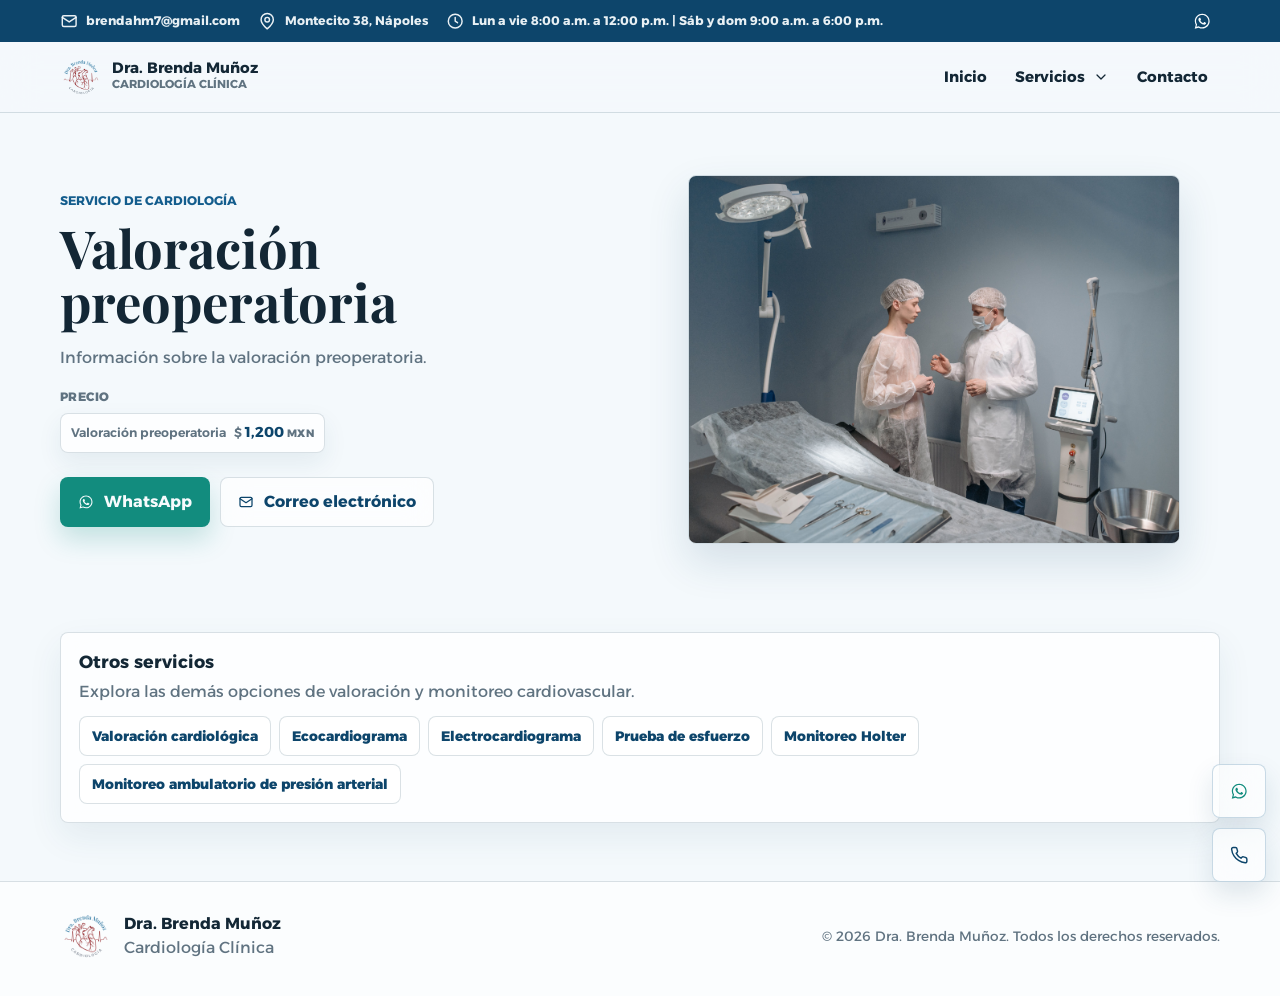
<file: servicios/valoracion-preoperatoria.html>
<!doctype html>
<html lang="es-MX">
  <head>
    <meta charset="utf-8">
    <meta name="viewport" content="width=device-width, initial-scale=1">
    <title>Valoración preoperatoria | Dra. Brenda Muñoz</title>
    <meta name="description" content="Información sobre valoración preoperatoria con la Dra. Brenda Muñoz en Nápoles, Ciudad de México.">
    <meta name="theme-color" content="#f4f9fc">
    <link rel="icon" type="image/svg+xml" href="../Assets/favicon.svg">
    <link rel="icon" type="image/png" sizes="32x32" href="../Assets/favicon-32.png">
    <link rel="apple-touch-icon" sizes="180x180" href="../Assets/apple-touch-icon.png">
    <link rel="preconnect" href="https://fonts.googleapis.com">
    <link rel="preconnect" href="https://fonts.gstatic.com" crossorigin>
    <link href="https://fonts.googleapis.com/css2?family=Alexandria:wght@300;400;500;600;700&family=Playfair+Display:wght@600;700&display=swap" rel="stylesheet">
    <link rel="stylesheet" href="../styles.css">
  </head>
  <body data-page="service" data-service-id="valoracion-preoperatoria" data-base-path="..">
    <div id="app"></div>
    <script src="../src/data/site-data.js"></script>
    <script src="../src/utils/links.js"></script>
    <script src="../src/components/icon-sprite.js"></script>
    <script src="../src/components/topbar.js"></script>
    <script src="../src/components/header.js"></script>
    <script src="../src/components/hero.js"></script>
    <script src="../src/components/cardiology-intro.js"></script>
    <script src="../src/components/trust-section.js"></script>
    <script src="../src/components/services-section.js"></script>
    <script src="../src/components/contact-panel.js"></script>
    <script src="../src/components/email-popover.js"></script>
    <script src="../src/components/floating-actions.js"></script>
    <script src="../src/components/footer.js"></script>
    <script src="../src/components/service-page.js"></script>
    <script src="../src/interactions.js"></script>
    <script src="../src/main.js"></script>
  </body>
</html>
</file>
<file: styles.css>
@import url("./src/styles/tokens.css");
@import url("./src/styles/base.css");
@import url("./src/styles/header.css");
@import url("./src/styles/hero.css");
@import url("./src/styles/sections.css");
@import url("./src/styles/contact-panel.css");
@import url("./src/styles/service-page.css");
@import url("./src/styles/motion.css");
</file>
